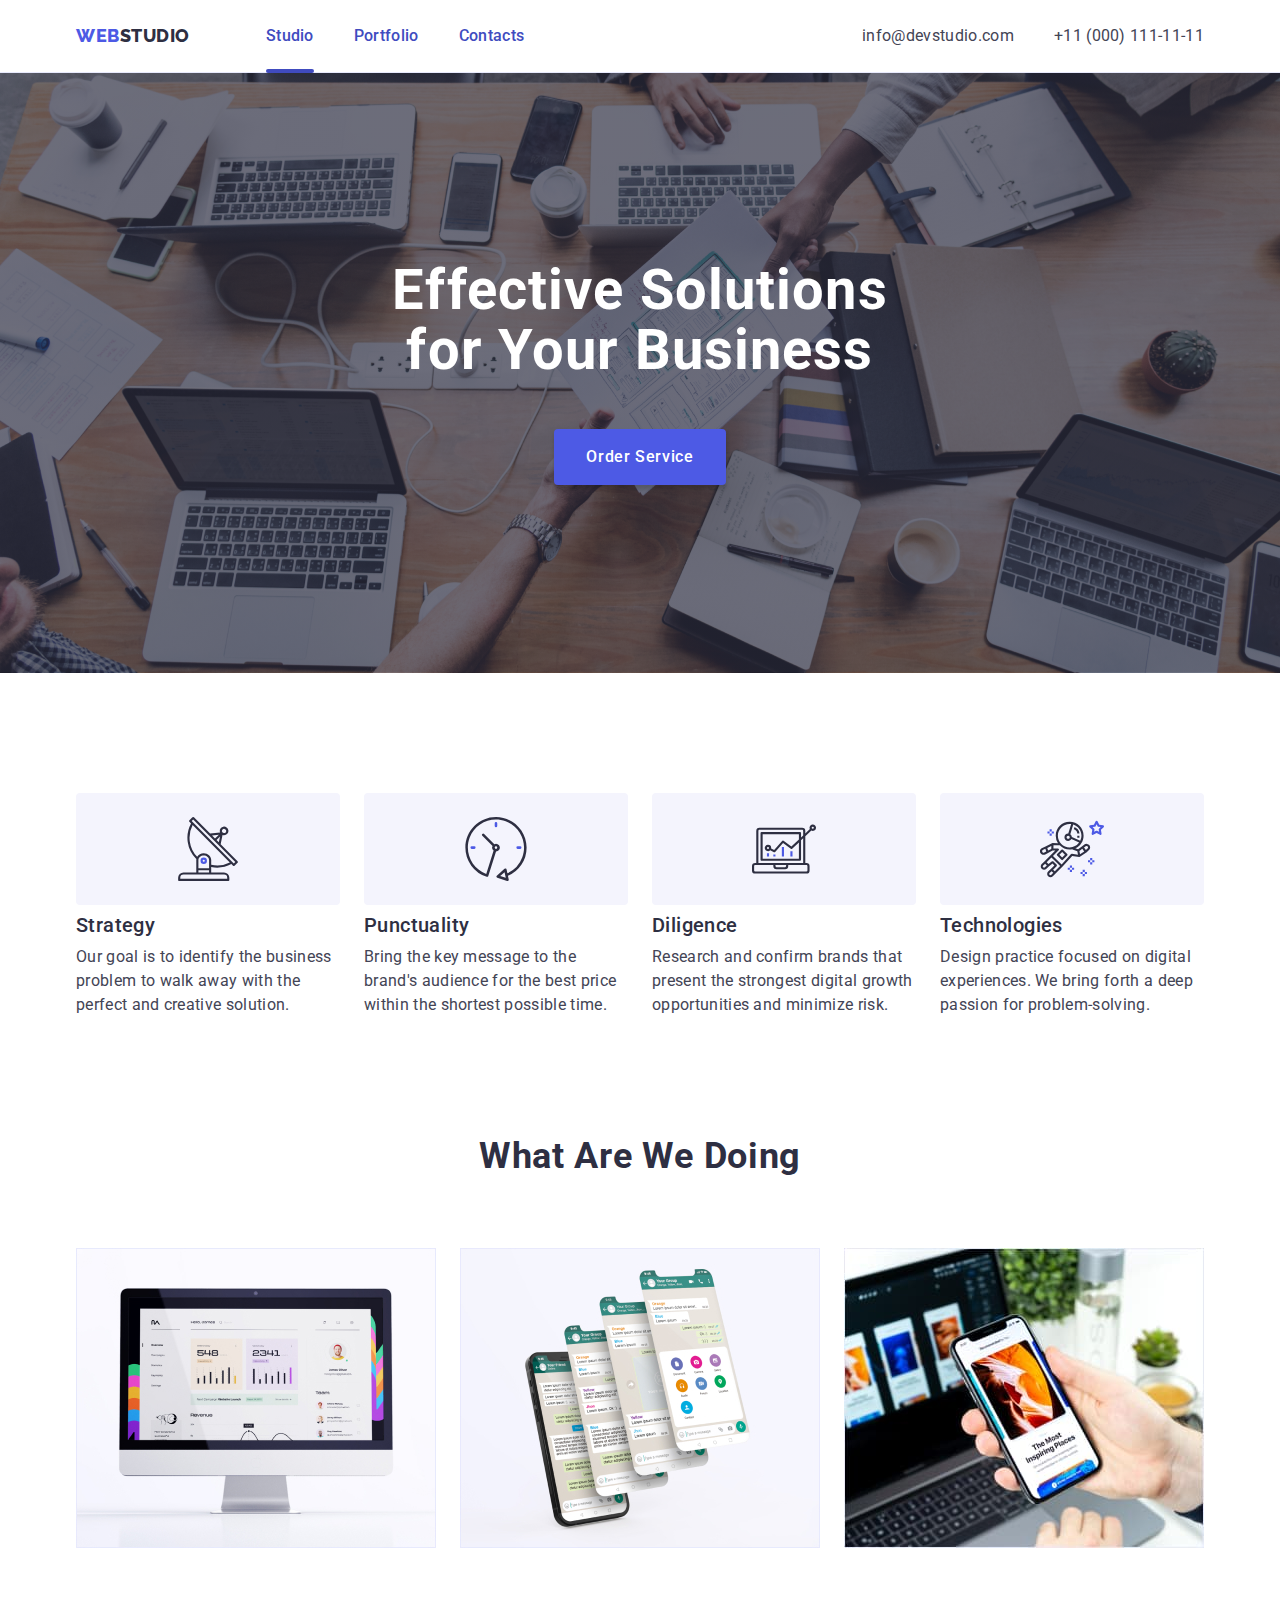
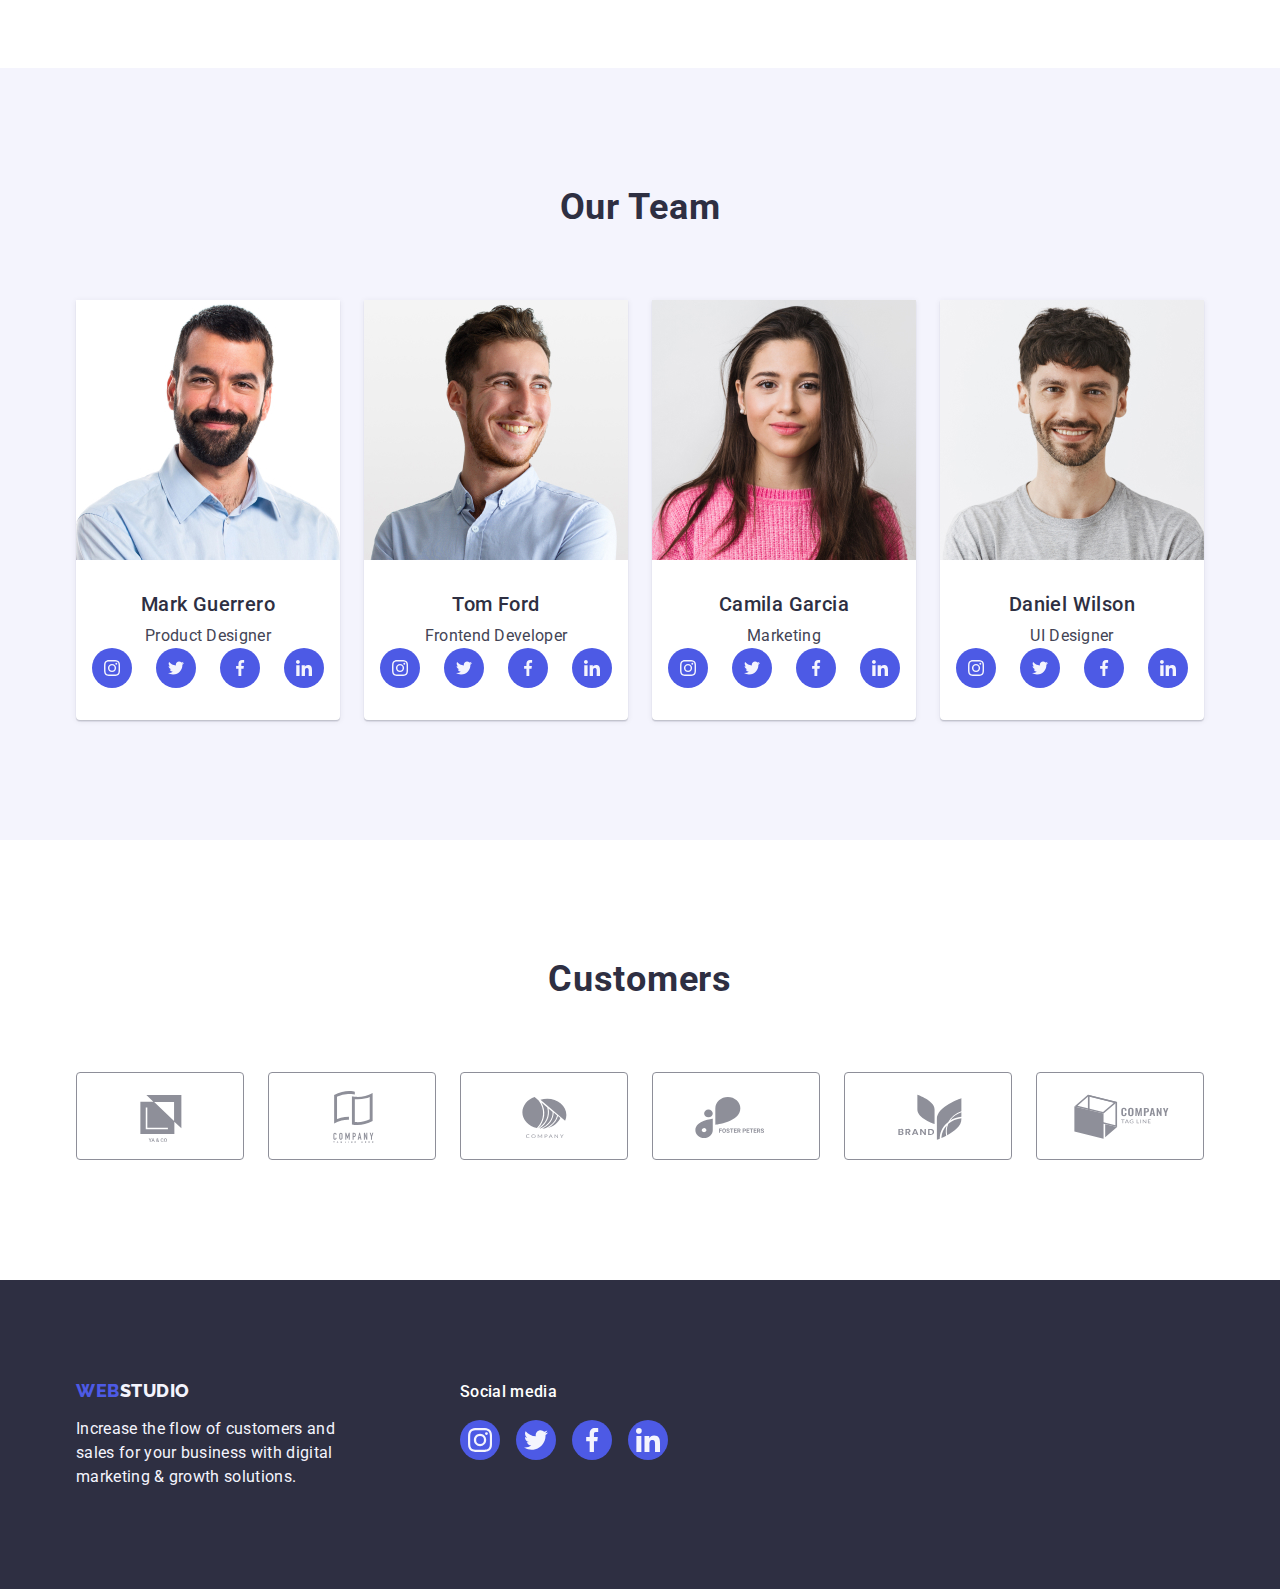
<file: index.html>
<!DOCTYPE html>
<html lang="en">
<head>
    <meta charset="UTF-8">
    <meta http-equiv="X-UA-Compatible" content="IE=edge">
    <meta name="viewport" content="width=device-width, initial-scale=1.0">
    <title>Document</title>
    <link rel="preconnect" href="https://fonts.googleapis.com">
    <link rel="preconnect" href="https://fonts.gstatic.com" crossorigin>
    <link href="https://fonts.googleapis.com/css2?family=Raleway:wght@800&family=Roboto:wght@400;500;700;900&display=swap"
        rel="stylesheet">
   <link rel="stylesheet" href="https://cdnjs.cloudflare.com/ajax/libs/modern-normalize/1.1.0/modern-normalize.min.css"> 
            
    <link rel="stylesheet" href="./css/styles.css">
</head>
    
    
        <body>
            <header class="header">
                <div class=" header-container container">
                   
                    <nav class="menu-nav">
                        <a class="logo link">Web<span class="logo-span">Studio</span></a>
                        <ul class="header-nav-list list">
                            <li>
                                <a class="header-nav-link link active" href="./index.html">Studio</a>
                            </li>
                            <li>
                                <a class="header-nav-link link" href="./portfolio.html">Portfolio</a>
                            </li>
                            <li>
                                <a class="header-nav-link link" href="">Contacts</a>
                            </li>
                        </ul>
                    </nav>
                    <address class="contacts">
                        <ul class="list contacts-list">
                            <li class="link">
                                <a class="header-contacts link" href="mailto:info@devstudio.com">info@devstudio.com</a>
                            </li>
                            <li class="link">
                                <a class="header-contacts link" href="tel:+110001111111">+11 (000) 111-11-11</a>
                            </li>
                        </ul>
                    </address>
                </div>
    
    
    
    
            </header>
            <main>
            
                    <section class="section-dark">
                        <div class="container">
                            <h1 class="hero-title">Effective Solutions
                                for Your Business</h1>
                            <button class="btn" type="button" data-modal-open>Order Service</button>
                        </div>
                       
                    </section>
            
                
                    <section class="section">
                        <div class="container">
                           
                            <h2 class="secondary-title" hidden>Our advantages</h2>
                            <ul class="  list-advantages list">
                                <li class=" item-advantages">
                                <div class="advantages-icon-container">
                                    <svg class="advantages-icon" width="64" height="64">
                                        <use href="./images/icons.svg#antenna"></use>
                                    </svg>
                                </div>
                                    
                                    <h3 class="third-title">Strategy</h3>
                                    <p class="text-style-body"> Our goal is to identify the business
                                        problem to walk away with the perfect and creative solution.</p>
                                </li>
                                <li class="item-advantages">
                                    <div class="advantages-icon-container">
                                        <svg class="advantages-icon" width="64" height="64">
                                          <use href="./images/icons.svg#clock"></use>
                                        </svg>
                                    </div>
                                    
                                    <h3 class="third-title">Punctuality</h3>
                                    <p class="text-style-body">Bring the key message to the brand's audience for the best price
                                        within the
                                        shortest possible time.</p>
                            
                                </li>
                                <li class="item-advantages">
                                    <div class="advantages-icon-container">
                                        <svg class="advantages-icon" width="64" height="64">
                                          <use href="./images/icons.svg#diagram"></use>
                                        </svg>
                                    </div>
                                    
                                    <h3 class="third-title">Diligence</h3>
                                    <p class="text-style-body">Research and confirm brands that present the strongest digital
                                        growth
                                        opportunities and minimize risk.</p>
                                </li>
                                <li class="item-advantages">
                                    <div class="advantages-icon-container">
                                        <svg class="advantages-icon" width="64" height="64">
                                            <use href="./images/icons.svg#astronaut"></use>
                                       </svg>
                                    </div>
                                    
                                    <h3 class="third-title">Technologies</h3>
                                    <p class="text-style-body">Design practice focused on digital experiences. We bring forth a
                                        deep
                                        passion for
                                        problem-solving.</p>
                                </li>
                            </ul>
                        </div>
                
                            
                       
                    </section>
    

    
    
                
                    <section class="doing-section section">
                        <div class="container">
                            <h2 class="secondary-title ">What are we doing</h2>
                            <ul class=" card-set doing-list list">
                                <li class="card-set-item ">
                                    <img class="img" src="./images/img1.jpg" alt="photo " width="360">
                                </li>
                                <li class="card-set-item ">
                                    <img class="img" src="./images/img2.jpg" alt="image smartphone" width="360">
                                </li>
                                <li class="card-set-item ">
                                    <img class="img" src="./images/img3.jpg" alt="image" width="360">
                                </li>
                            </ul>
                        </div>
                    </section>
                
                
                    <section class="team-section section">
                        <div class="container"> 
                            <h2 class="secondary-title">Our Team</h2>
                            <ul class=" team-list card-set list">
                            
                                <li class=" item-team card-set-item">
                            
                                    <img class="" src="./images/img.jpg" alt="portret Mark" width="264">
                                    <div class="card-text">
                                        <h3 class="third-title">Mark Guerrero</h3>
                                        <p class="text-style-body">Product Designer</p>
                                        <ul class="socials list">
                                            <li class="socials-item">
                                                <a class="socials-link link" href="">
                                                    <svg class="socials-icon" width="16" height="16">
                                                        <use href="./images/icons.svg#instagram"></use>
                                                    </svg>
                                                </a>
                                            </li>
                                            <li class="socials-item">
                                                <a class="socials-link link" href="">
                                                    <svg class="socials-icon" width="16" height="16">
                                                        <use href="./images/icons.svg#twitter"></use>
                                                    </svg>
                                                </a>
                                            </li>
                                            <li class="socials-item">
                                                <a class="socials-link link" href="">
                                                    <svg class="socials-icon" width="16" height="16">
                                                        <use href="./images/icons.svg#facebook"></use>
                                                    </svg>
                                                </a>
                                            </li>
                                            <li class="socials-item">
                                                <a class="socials-link link" href="">
                                                    <svg class="socials-icon" width="16" height="16">
                                                        <use href="./images/icons.svg#linkedin"></use>
                                                    </svg>
                                                </a>
                                            </li>
                                        </ul>
                                    </div>
                            
                            
                            
                                </li>
                                <li class="item-team card-set-item ">
                            
                                    <img class="" src="./images/img(1).jpg" alt="portret Tom" width="264">
                                    <div class="card-text">
                                        <h3 class="third-title">Tom Ford</h3>
                                        <p class="text-style-body"> Frontend Developer</p>
                                        <ul class="socials list">
                                            <li class="socials-item">
                                                <a class="socials-link link" href="">
                                                    <svg class="socials-icon" width="16" height="16">
                                                        <use href="./images/icons.svg#instagram"></use>
                                                    </svg>
                                                </a>
                                            </li>
                                            <li class="socials-item">
                                                <a class="socials-link link" href="">
                                                    <svg class="socials-icon" width="16" height="16">
                                                        <use href="./images/icons.svg#twitter"></use>
                                                    </svg>
                                                </a>
                                            </li>
                                            <li class="socials-item list">
                                                <a class="socials-link link" href="">
                                                    <svg class="socials-icon" width="16" height="16">
                                                        <use href="./images/icons.svg#facebook"></use>
                                                    </svg>
                                                </a>
                                            </li>
                                            <li class="socials-item">
                                                <a class="socials-link link" href="">
                                                    <svg class="socials-icon" width="16" height="16">
                                                        <use href="./images/icons.svg#linkedin"></use>
                                                    </svg>
                                                </a>
                                            </li>
                                        </ul>
                                    </div>
                            
                            
                                </li>
                                <li class=" item-team card-set-item">
                            
                                    <img class="" src="./images/img(2).jpg" alt="portret Camila" width="264">
                                    <div class="card-text">
                                        <h3 class="third-title">Camila Garcia</h3>
                                        <p class="text-style-body">Marketing</p>
                                        <ul class="socials list">
                                            <li class="socials-item">
                                                <a class="socials-link link" href="">
                                                    <svg class="socials-icon" width="16" height="16">
                                                        <use href="./images/icons.svg#instagram"></use>
                                                    </svg>
                                                </a>
                                            </li>
                                            <li class="socials-item">
                                                <a class="socials-link link" href="">
                                                    <svg class="socials-icon" width="16" height="16">
                                                        <use href="./images/icons.svg#twitter"></use>
                                                    </svg>
                                                </a>
                                            </li>
                                            <li class="socials-item list">
                                                <a class="socials-link link" href="">
                                                    <svg class="socials-icon" width="16" height="16">
                                                        <use href="./images/icons.svg#facebook"></use>
                                                    </svg>
                                                </a>
                                            </li>
                                            <li class="socials-item">
                                                <a class="socials-link link" href="">
                                                    <svg class="socials-icon" width="16" height="16">
                                                        <use href="./images/icons.svg#linkedin"></use>
                                                    </svg>
                                                </a>
                                            </li>
                                        </ul>
                                    </div>
                            
                            
                                </li>
                                <li class="  item-team card-set-item">
                            
                                    <img class="" src="./images/img(3).jpg" alt="portret Daniel" width="264">
                                    <div class="card-text">
                                        <h3 class="third-title">Daniel Wilson</h3>
                                        <p class="text-style-body">UI Designer</p>
                                        <ul class="socials list">
                                            <li class="socials-item">
                                                <a class="socials-link link" href="">
                                                    <svg class="socials-icon" width="16" height="16">
                                                        <use href="./images/icons.svg#instagram"></use>
                                                    </svg>
                                                </a>
                                            </li>
                                            <li class="socials-item">
                                                <a class="socials-link link" href="">
                                                    <svg class="socials-icon" width="16" height="16">
                                                        <use href="./images/icons.svg#twitter"></use>
                                                    </svg>
                                                </a>
                                            </li>
                                            <li class="socials-item list">
                                                <a class="socials-link link" href="">
                                                    <svg class="socials-icon" width="16" height="16">
                                                        <use href="./images/icons.svg#facebook"></use>
                                                    </svg>
                                                </a>
                                            </li>
                                            <li class="socials-item">
                                                <a class="socials-link link" href="">
                                                    <svg class="socials-icon" width="16" height="16">
                                                        <use href="./images/icons.svg#linkedin"></use>
                                                    </svg>
                                                </a>
                                            </li>
                                        </ul>
                                    </div>
                            
                            
                                </li>
                            </ul>
                        </div>
                        
                    </section>
                    <section class="customers-section section">
                        <div class="container">
                                <h2 class="secondary-title">Customers</h2>
                            
                                <ul class="customers-list card-set list">
                                    <li class="customers-item card-set-item">
                                        <a class="customers-link" href="">
                                            <svg class="customers-icons" width="104" height="56">
                                                <use href="./images/icons.svg#Logo"></use>
                                            </svg>
                                        </a>
                                    </li>
                                    <li class="customers-item card-set-item">
                                        <a class="customers-link" href="">
                                            <svg class="customers-icons" width="104" height="56">
                                                <use href="./images/icons.svg#Logo1"></use>
                                           </svg>
                                       </a>
                                    </li>
                                    <li class="customers-item card-set-item">
                                        <a class="customers-link" href="">
                                            <svg class="customers-icons" width="104" height="56">
                                                <use href="./images/icons.svg#Logo2"></use>
                                            </svg>
                                        </a>
                                    </li>
                                    <li class="customers-item card-set-item">
                                        <a class="customers-link" href="">
                                          <svg class="customers-icons" width="104" height="56">
                                              <use href="./images/icons.svg#Logo3"></use>
                                          </svg>
                                        </a>
                                   </li>
                                    <li class="customers-item card-set-item">
                                        <a class="customers-link" href="">
                                          <svg class="customers-icons" width="104" height="56">
                                            <use href="./images/icons.svg#Logo4"></use>
                                          </svg>
                                        </a>
                                    </li>
                                    <li class="customers-item card-set-item">
                                        <a class="customers-link" href="">
                                          <svg class="customers-icons" width="104" height="56">
                                              <use href="./images/icons.svg#Logo5"></use>
                                          </svg>
                                        </a>
                                    </li>
                                </ul>
                        
                        </div>
                                
                    </section>
                
           </main>
                
            <footer class="section-footer">
                 <div class="footer-container container">
                    <div class="footer-primary">
                        <a class=" logo-footer logo link">Web<span class="logo-span-light">Studio</span></a>
                        <p class="light-text-body">Increase the flow of customers and sales for your business with digital marketing
                         &
                         growth solutions.
                        </p>
                    </div>
                    <div>
                        <p class="footer-light-text">Social media</p>
                       <ul class="socials-footer socials list">
                         <li class="socials-item">
                                                <a class="footer-socials-link socials-link link" href="">
                                                    <svg class="socials-icon" width="24" height="24">
                                                        <use href="./images/icons.svg#instagram"></use>
                                                    </svg>
                                                </a>
                                            </li>
                                            <li class="socials-item">
                                                <a class="footer-socials-link socials-link link" href="">
                                                    <svg class="socials-icon" width="24" height="24">
                                                        <use href="./images/icons.svg#twitter"></use>
                                                    </svg>
                                                </a>
                                            </li>
                                            <li class="socials-item">
                                                <a class="footer-socials-link socials-link link" href="">
                                                    <svg class="socials-icon" width="24" height="24">
                                                        <use href="./images/icons.svg#facebook"></use>
                                                    </svg>
                                                </a>
                                            </li>
                                            <li class="socials-item">
                                                <a class="footer-socials-link socials-link link" href="">
                                                    <svg class="socials-icon" width="24" height="24">
                                                        <use href="./images/icons.svg#linkedin"></use>
                                                    </svg>
                                                </a>
                                            </li>
                                        </ul>                                     
                    </div>
                    
                </div>
                
            
            
            </footer>
                       
            <!--Modal window-->        
            <div class="backdrop is-hidden" data-modal>
                <div class="modal">
                    <button class="modal-close-btn" type="button" data-modal-close>
                        <svg class="modal-close-icon" width="8" height="8">
                          <use href="./images/icons.svg#close-icon"></use>
                        </svg>
                    </button>
                </div>
            </div>        
            
            
           <script src="./js/modal.js"></script>
        </body>
    
    
    
</html>
</file>
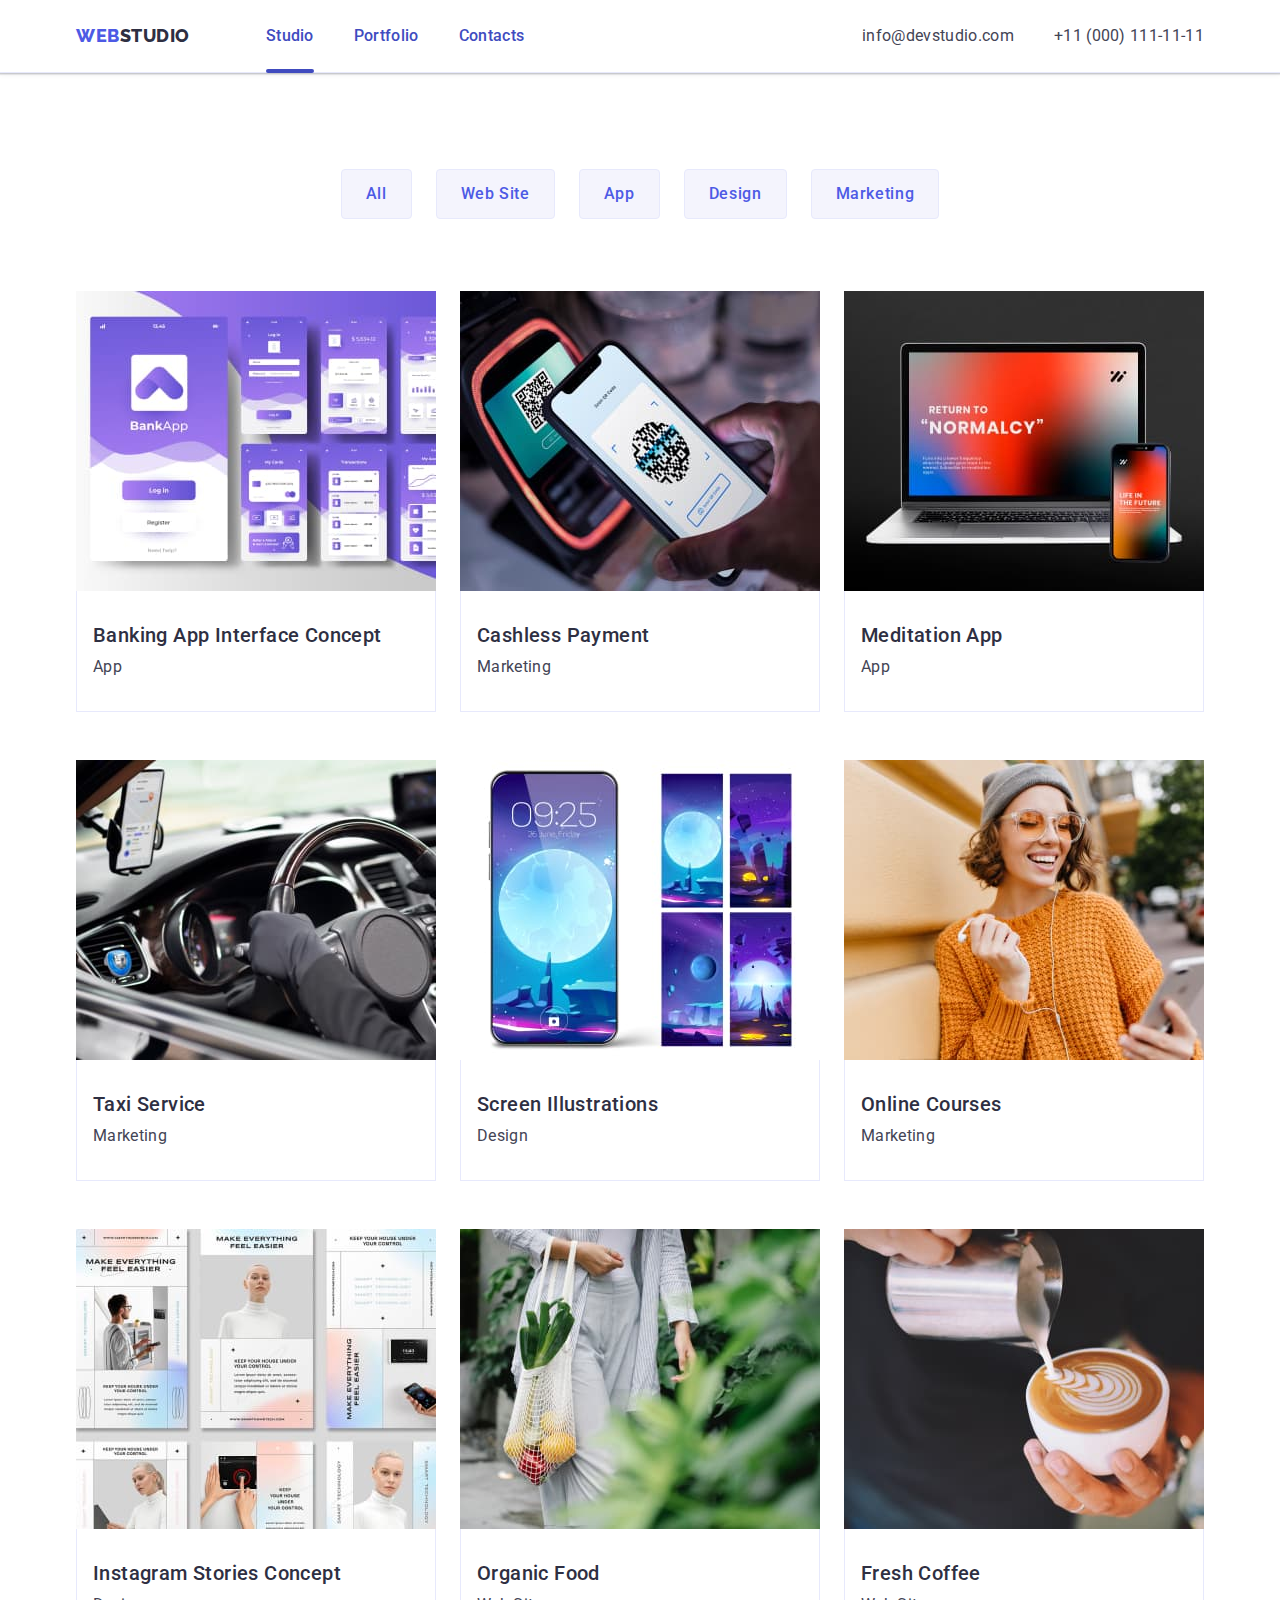
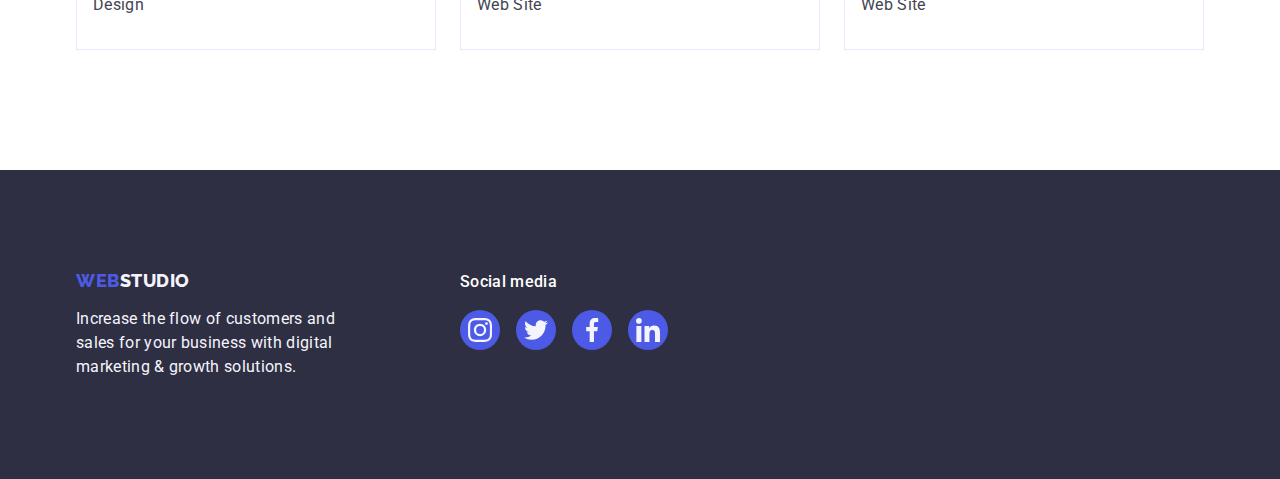
<file: portfolio.html>
<!DOCTYPE html>
<html lang="en">
<head>
    <meta charset="UTF-8">
    <meta http-equiv="X-UA-Compatible" content="IE=edge">
    <meta name="viewport" content="width=device-width, initial-scale=1.0">
    <title>Document</title>
    <link rel="preconnect" href="https://fonts.googleapis.com">
    <link rel="preconnect" href="https://fonts.gstatic.com" crossorigin>
    <link href="https://fonts.googleapis.com/css2?family=Raleway:wght@800&family=Roboto:wght@400;500;700;900&display=swap"
        rel="stylesheet">
    <link rel="stylesheet" href="https://cdnjs.cloudflare.com/ajax/libs/modern-normalize/1.1.0/modern-normalize.min.css">
    <link rel="stylesheet" href="./css/styles.css">
</head>

        <body>
        <header class="header">
            <div class=" header-container container">
        
                <nav class="menu-nav">
                    <a class="logo link">Web<span class="logo-span">Studio</span></a>
                    <ul class="header-nav-list list">
                        <li>
                            <a class="header-nav-link link active" href="./index.html">Studio</a>
                        </li>
                        <li>
                            <a class="header-nav-link link" href="./portfolio.html">Portfolio</a>
                        </li>
                        <li>
                            <a class="header-nav-link link" href="">Contacts</a>
                        </li>
                    </ul>
                </nav>
                <address class="contacts">
                    <ul class="list contacts-list">
                        <li class="link">
                            <a class="header-contacts link" href="mailto:info@devstudio.com">info@devstudio.com</a>
                        </li>
                        <li class="link">
                            <a class="header-contacts link" href="tel:+110001111111">+11 (000) 111-11-11</a>
                        </li>
                    </ul>
                </address>
            </div>
        
        
        
        
        </header>
            <main>
                <section class="section-portfolio">
                    <div class=" container">
                    
                        <h1 hidden>Portfolio</h1>
                        <ul class="list-buttons list">
                            <li class=""><button class="btn-dark" type="button">All</button></li>
                            <li class=""><button class="btn-dark" type="button">Web Site</button></li>
                            <li class=""><button class="btn-dark" type="button">App</button></li>
                            <li class=""><button class="btn-dark" type="button">Design</button></li>
                            <li class=""><button class="btn-dark" type="button">Marketing</button></li>
                        </ul>
                    
                     <ul class=" card-set card-list list">
                            <li class=" item-portfolio card-set-item ">
                                <a class="portfolio-link link" href="">
                                    <div class="team-thumb">
                                          <img src="./images/portfolio/img-3.jpg" alt="Banking App Interface Concept" width="360" height="300">
                                        
                                            <p class="overlay-text">
                                            14 Stylish and User-Friendly App Design Concepts · Task Manager App · Calorie Tracker App · Exotic Fruit Ecommerce App · Cloud Storage App
                                            </p>
                                        
                                    </div>
                                    
                                    <div class="text-card-portfolio">
                                        <h2 class="third-title">Banking App Interface Concept</h2>
                                       <p class="text-style-body ">App</p>
                                    </div>
                
                                </a>
                            </li>
                            <li class=" item-portfolio card-set-item ">
                                <a class="portfolio-link link" href="">

                                    <div class="team-thumb">
                                          <img src="./images/portfolio/img1-3.jpg" alt="Cashless painment" width="360" height="300">
                                        
                                            <p class="overlay-text">
                                            14 Stylish and User-Friendly App Design Concepts · Task Manager App · Calorie Tracker App · Exotic Fruit Ecommerce App · Cloud Storage App
                                            </p>
                                        
                                    </div>
                                    
                                    <div class="text-card-portfolio">
                                        <h2 class="third-title">Cashless Payment</h2>
                                        <p class="text-style-body">Marketing</p>
                                    </div>
                
                                </a>
                            </li>
                            <li class=" item-portfolio card-set-item ">
                                <a class="portfolio-link link" href="">
                                   <div class="team-thumb">
                                          <img src="./images/portfolio/img2-3.jpg" alt="Meditation App" width="360" height="300">
                                        
                                            <p class="overlay-text">
                                            14 Stylish and User-Friendly App Design Concepts · Task Manager App · Calorie Tracker App · Exotic Fruit Ecommerce App · Cloud Storage App
                                            </p>
                                        
                                    </div>
                                    
                                    <div class="text-card-portfolio">
                                        <h2 class="third-title">Meditation App</h2>
                                        <p class="text-style-body">App</p>
                                    </div>
                
                                </a>
                            </li>
                            <li class=" item-portfolio card-set-item ">
                                <a class="portfolio-link link" href="">
                                    <div class="team-thumb">
                                          <img src="./images/portfolio/img3-3.jpg" alt="Taxi Service" width="360" height="300">
                                        
                                            <p class="overlay-text">
                                            14 Stylish and User-Friendly App Design Concepts · Task Manager App · Calorie Tracker App · Exotic Fruit Ecommerce App · Cloud Storage App
                                            </p>
                                        
                                    </div>
                                    
                                    <div class="text-card-portfolio">
                                        <h2 class="third-title">Taxi Service</h2>
                                        <p class="text-style-body">Marketing</p>
                                    </div>
                
                                </a>
                            </li>
                            <li class=" item-portfolio card-set-item ">
                                <a class="portfolio-link link" href="">
                                    <div class="team-thumb">
                                          <img src="./images/portfolio/img4-3.jpg" alt="Screen Illustration" width="360" height="300">
                                        
                                            <p class="overlay-text">
                                            14 Stylish and User-Friendly App Design Concepts · Task Manager App · Calorie Tracker App · Exotic Fruit Ecommerce App · Cloud Storage App
                                            </p>
                                        
                                    </div>
                                    
                                    <div class="text-card-portfolio">
                                        <h2 class="third-title">Screen Illustrations</h2>
                                        <p class="text-style-body">Design</p>
                                    </div>
                
                                </a>
                            </li>
                            <li class=" item-portfolio card-set-item ">
                                <a class="portfolio-link link" href="">
                                    <div class="team-thumb">
                                          <img src="./images/portfolio/img5-3.jpg" alt="Online Courses" width="360" height="300">
                                        
                                            <p class="overlay-text">
                                            14 Stylish and User-Friendly App Design Concepts · Task Manager App · Calorie Tracker App · Exotic Fruit Ecommerce App · Cloud Storage App
                                            </p>
                                        
                                    </div>
                                    
                                    <div class="text-card-portfolio">
                                        <h2 class="third-title">Online Courses</h2>
                                        <p class="text-style-body">Marketing</p>
                                    </div>
                
                                </a>
                            </li>
                            <li class="item-portfolio card-set-item ">
                                <a class="portfolio-link link" href="">
                                    <div class="team-thumb">
                                          <img src="./images/portfolio/img6-3.jpg" alt="Instagram Stories Concept" width="360" height="300">
                                        
                                            <p class="overlay-text">
                                            14 Stylish and User-Friendly App Design Concepts · Task Manager App · Calorie Tracker App · Exotic Fruit Ecommerce App · Cloud Storage App
                                            </p>
                                        
                                    </div>
                                    
                                    <div class="text-card-portfolio">
                                        <h2 class="third-title">Instagram Stories Concept</h2>
                                        <p class="text-style-body">Design</p>
                                    </div>
                
                                </a>
                            </li>
                            <li class=" item-portfolio card-set-item ">
                                <a class="portfolio-link link" href="">
                                    <div class="team-thumb">
                                          <img src="./images/portfolio/img7-3.jpg" alt="Organic Food" width="360" height="300">
                                        
                                            <p class="overlay-text">
                                            14 Stylish and User-Friendly App Design Concepts · Task Manager App · Calorie Tracker App · Exotic Fruit Ecommerce App · Cloud Storage App
                                            </p>
                                        
                                    </div>
                                    
                                    <div class="text-card-portfolio">
                                        <h2 class="third-title">Organic Food</h2>
                                        <p class="text-style-body">Web Site</p>
                                    </div>
                
                                </a>
                            </li>
                            <li class="item-portfolio card-set-item ">
                                <a class="portfolio-link link" href="">
                                    <div class="team-thumb">
                                          <img src="./images/portfolio/img8-3.jpg" alt="Fresh Coffee" width="360" height="300">
                                        
                                            <p class="overlay-text">
                                            14 Stylish and User-Friendly App Design Concepts · Task Manager App · Calorie Tracker App · Exotic Fruit Ecommerce App · Cloud Storage App
                                            </p>
                                        
                                    </div>
                                    
                                    <div class="text-card-portfolio">
                                        <h2 class="third-title">Fresh Coffee</h2>
                                        <p class="text-style-body">Web Site</p>
                                    </div>
                
                                </a>
                            </li>
                        </ul>
                    
                    </div>
               </section>

                
                
            </main>
            
                <footer class="section-footer">
                <div class="footer-container container">
                        <div class="footer-primary">
                            <a class=" logo-footer logo link">Web<span class="logo-span-light">Studio</span></a>
                            <p class="light-text-body">Increase the flow of customers and sales for your business with digital marketing
                               &
                                growth solutions.
                            </p>
                        </div>
                        <div> 
                            <p class="footer-light-text">Social media</p>
                            <ul class=" socials-footer socials list">
                                  <li class="socials-item">
                                        <a class="footer-socials-link socials-link link" href="">
                                            <svg class="socials-icon" width="24" height="24">
                                                <use href="./images/icons.svg#instagram"></use>
                                            </svg>
                                        </a>
                                    </li>
                                    <li class="socials-item">
                                        <a class="footer-socials-link socials-link link" href="">
                                            <svg class="socials-icon" width="24" height="24">
                                                <use href="./images/icons.svg#twitter"></use>
                                            </svg>
                                        </a>
                                    </li>
                                    <li class="socials-item">
                                        <a class="footer-socials-link socials-link link" href="">
                                            <svg class="socials-icon" width="24" height="24">
                                                <use href="./images/icons.svg#facebook"></use>
                                            </svg>
                                        </a>
                                    </li>
                                    <li class="socials-item">
                                        <a class="footer-socials-link socials-link link" href="">
                                            <svg class="socials-icon" width="24" height="24">
                                                <use href="./images/icons.svg#linkedin"></use>
                                            </svg>
                                        </a>
                                    </li>
                                </ul>  
                        </div>
                </div>
                        
                          
                    
                                                           
                    
                    
                
                
                
                </footer>
            
        
        
        </body>


</html>
</file>
<file: css/styles.css>
:root {
  /**
    |============================
    | colors
    |============================
  */
   --primary-accent-color: #4d5ae5;
    --secondary-accent-color: #404bbf;
    --title-color: #2e2f42;
    --accent-green: #31d0aa;
    --main-text-color: #434455;
    --third-text-color: #8e8f99;
    --border-buttoms: #e7e9fc;
    --light-text-color: #f4f4fd;
    --hero-background: #2e2f42;
    --primary-white-color:#ffffff;
    --color-dairy: #fcfcfc;

    /**
      |============================
      | fonts
      |============================
    */
    --primary-font: Roboto, sans-serif;
    --secondary-font: Raleway, sans-serif;

    /**
      |============================
      | other
      |============================
    */
    --indent: 24px;
    --items: 3;

}
*,
*::before,
*::after {
  box-sizing: border-box;
}

body {
  background-color: var(--primary-white-color)  ;
  color:var(--main-text-color);
  font-family: var(--primary-font);
  line-height: 1.5;
  letter-spacing: 0.02em;
}


.link {
  
  text-decoration: none;
  text-transform: none;
}

.btn {
   display:block;
   min-width: 169px;
   height: 56px;
   padding: 16px 32px;
   border: none;
   border-radius: 4px;
   margin-left: auto;
   margin-right: auto;   
    
    font-weight: 500;
    font-size: 16px;
    align-items: center;
    letter-spacing: 0.04em;
    color: var(--primary-white-color);
    background-color: var(--primary-accent-color);
    cursor: pointer;
    font-family: inherit;
    line-height: 1.5;
    box-shadow: 0px 4px 4px rgba(0, 0, 0, 0.15);

    transition: background-color 250ms cubic-bezier(0.4, 0, 0.2, 1);
}

.btn:hover,
.btn:focus,
.btn:active {
  color: var(--primary-white-color);
  background-color: var(--secondary-accent-color); 
  
}
 
.btn-dark {
  
border: 1px solid var(--border-buttoms);
  border-radius: 4px;
  padding: 12px 24px;
  
    font-weight: 500;
    font-size: 16px;
    text-align: center;
    letter-spacing: 0.04em;
    color: var(--primary-accent-color);
    background-color: var(--light-text-color);
    cursor: pointer;
    font-family: inherit;
    line-height: 1.5;
    
     transition: color 250ms cubic-bezier(0.4, 0, 0.2, 1), background-color 250ms cubic-bezier(0.4, 0, 0.2, 1), border-color 250ms cubic-bezier(0.4, 0, 0.2, 1), box-shadow 250ms cubic-bezier(0.4, 0, 0.2, 1); 
}

.btn-dark:hover,
.btn-dark:focus {
  background: var(--secondary-accent-color);
  color: var(--primary-white-color);
  border: 1px solid transparent;
  box-shadow: 0px 3px 1px rgba(0, 0, 0, 0.1), 0px 2px 1px rgba(0, 0, 0, 0.08), 0px 2px 2px rgba(0, 0, 0, 0.12);
}

img {
  display: block;
  max-width: 100%;
  height: auto;
  
}
#hidden {
  position: absolute;
  width: 1px;
  height: 1px;
  margin: -1px;
  border: 0;
  padding: 0;

  white-space: nowrap;
  clip-path: inset(100%);
  clip: rect(0 0 0 0);
  overflow: hidden;
}
.list {
  margin: 0;
  padding: 0;
  list-style: none;
  text-decoration: none;

}

.section {
 
  padding-top: 120px;
  padding-bottom: 120px;
  background-color: var(--primary-white-color);
}
.container {
  max-width: 1158px;
  padding: 0 15px;
  margin: 0 auto;

}

h1,
h2,
h3,
h4,
h5,
h6,
p,
ul,
ol {
  margin: 0;
  
}
/**
  |============================
  | card set
  |============================
*/
.card-set {
display: flex;
flex-wrap: wrap;
gap: var(--indent);
}
.card-set-item {
flex-basis: calc ((100%-var(--indent)* (var(--items)-1))/ var(--items));

}

/**
  |============================
  | HEADER
  |============================
*/
.header {
  
 border-bottom: 1px solid var(--border-buttoms);
 box-shadow: 0px 2px 1px rgba(46, 47, 66, 0.08), 0px 1px 1px rgba(46, 47, 66, 0.16), 0px 1px 6px rgba(46, 47, 66, 0.08);
}

.header-container {
  display: flex;
  align-items: center;
}

.logo {
    margin-right: 76px;
    
    font-family: var(--secondary-font);
    font-weight: 800;
    font-size: 18px;
    line-height: 1.17;
    letter-spacing: 0.03em;
    text-transform: uppercase;
    color: var(--primary-accent-color);
}

.logo-span {
  color: var(--title-color);
}
.logo-span-light {
  color: var(--light-text-color)
}

.header-nav-link {
  position: relative;

    display: block;
    padding: 24px 0;

    font-weight: 500;
    font-size: 16px;
    line-height: 1.5;
    letter-spacing: 0.02em;
    color: #404bbf;;
     
    transition: color 250ms cubic-bezier(0.4, 0, 0.2, 1);
}

.header-nav-link:hover ,
.header-nav-link:focus {
  color: var(--secondary-accent-color);
}
.header-nav-link::after {
  content: "";
  position:absolute;
  bottom: -1px; 
  left:0;

  display: block;
  width: 100%;
  height: 4px;

  border-radius:2px;
   
}
.header-nav-link.active::after {
    background-color: #404bbf;
    
}
.header-nav-link.active {
  color: var(--secondary-accent-color);
}

.menu-nav {
  display: flex;
  margin-right: auto;
  align-items: center;
  
}
.header-nav-list {
  display:flex;
  gap: 40px;
}

.contacts-list {
  display:flex;
  gap: 40px;
}
.contacts  {
  font-style:normal;
}

.header-contacts {
 
  display: block;
    padding: 24px 0;

  font-size: 16px;
  line-height: 1.5;
  letter-spacing: 0.02em;
  text-decoration: none;
  text-transform: none;
  color: var(--main-text-color);

  transition: color 250ms cubic-bezier(0.4, 0, 0.2, 1);
}
.header-contacts:hover,
.header-contacts:focus {
  color: var(--secondary-accent-color);
}

/**
  |============================
  | HERO
  |============================
*/

.hero-title {
  max-width: 496px;
  margin-right: auto;
  margin-left: auto;
  margin-bottom: 48px;
 
  
  color: var(--primary-white-color);
  font-weight: 700;
  font-size: 56px;
  line-height: 1.07;
  text-align: center;
  letter-spacing: 0.02em;
  
}
.section-dark {
  background-color: var(--hero-background);
  background-image: linear-gradient(rgba(46, 47, 66, 0.7), rgba(46, 47, 66, 0.7)), url(../images/hero/heroimage.jpg);
  background-repeat: no-repeat;
  background-position: center;
  background-size: cover;
  
  max-width: 1440px;
  padding-top: 188px;
  padding-bottom: 188px;
  margin-left: auto;
  margin-right: auto;
}



/**
  |============================
  | ADVANTAGES
  |============================
*/


.list-advantages {
  display: flex;
   gap: 24px;  
}
.item-advantages {
 width: calc((100% - 72px) / 4);  
}


.third-title {
  margin-bottom: 8px;
  
  font-size: 20px;
  font-weight: 500;
  line-height: 1.2;
  letter-spacing: 0.02em;
  color: var(--title-color);
}

.text-style-body {
 min-width: 264px;
  
  font-size: 16px;
  line-height: 1.5;
  letter-spacing: 0.02em;
  color: var(--main-text-color);
}
.advantages-icon-container {
  display: flex;
  justify-content: center;
  align-items: center;
  margin-bottom: 8px;
  width: 264px;
  height: 112px;
  background: var(--light-text-color);
  border-radius: 4px;  
}

/**
  |============================
  | DOING
  |============================
*/
.doing-section {
  padding-top: 0;
}

.container-doing {
  
}
.doing-list {

}

.secondary-title {
  font-size: 36px;
  line-height: 1.1;
  letter-spacing: 0.02em;
  
  color: var(--title-color);
  margin-right: auto;
  margin-bottom: 72px;
  margin-left: auto;
  text-align: center;
  text-transform: capitalize;
}



/**
  |============================
  | OUR TEAM
16px  |============================
*/
.team-section {
  background-color: var(--light-text-color);
}
.team-thumb {
  position: relative;
  overflow: hidden;
}
.item-portfolio:hover .overlay-text {
  transform:translateY(0%);
}
.portfolio-link:focus .overlay-text {
   transform:translateY(0%);
}


.overlay-text {
  color: var(--light-text-color);
  position: absolute;
  top:0;
  left:0;
  transform: translateY(100%);

  width: 100%;
  height: 100%;
  padding: 40px 32px;
  background-color: var(--primary-accent-color);

  transition: transform 250ms cubic-bezier(0.4, 0, 0.2, 1);
}

.card-text {
padding: 32px 0;
text-align: center;
}
.team-list {
--items:4;
justify-content: center;

}
.item-team {
 
  border-radius: 0px 0px 4px 4px;
  background-color: var(--primary-white-color);
  width: 264px;
  box-shadow: 0px 1px 6px rgba(46, 47, 66, 0.08), 0px 1px 1px rgba(46, 47, 66, 0.16), 0px 2px 1px rgba(46, 47, 66, 0.08);
}
/**
  |============================
  | socials icons
  |============================
*/
.socials {
  display: flex;
  justify-content: center;
  align-items: center;
  gap:24px;
}
.socials-item {
  width: 40px;
  height: 40px;
}

.socials-link {
  display: flex;
  align-items: center;
  justify-content: center;
  
  width: 40px;
  height: 40px;

  border-radius: 50%;
  background-color: var(--primary-accent-color);

  transition: background-color 250ms cubic-bezier(0.4, 0, 0.2, 1);
}
.socials-link:hover,
.socials-link:focus {
  background-color: var(--secondary-accent-color);
}
.socials-icon {
  fill: var(--light-text-color);
}


/**
  |============================
  | customers
  |============================
*/
.customers-section {
  
  padding-right: auto;
  padding-left: auto;
}

.customers-list {
  --items:6;
  display: flex;
  gap:24px;
}

.customers-icons {
 fill:currentColor; 
}
.customers-link {
  width: 100%;
  height: 100%;

  display: flex;
  justify-content: center;
  align-items: center;
  
  border: 1px solid  var(--third-text-color);
  border-radius: 4px;
  color: var(--third-text-color);

  transition: border-color 250ms cubic-bezier(0.4, 0, 0.2, 1), color 250ms cubic-bezier(0.4, 0, 0.2, 1); ;
}
.customers-link:hover,
.customers-link:focus {
  color: var(--secondary-accent-color);
  border-color: var(--secondary-accent-color);
}

.customers-link:hover .customers-icons,
.customers-link:focus .customers-icons {
fill: var(--secondary-accent-color);
}
.customers-item {
  height: 88px;
  width: 168px;
}

/**
  |============================
  | POTFOLIO
  |============================
*/
.section-portfolio {
  padding: 96px 0 120px;
}

.buttons-portfolio {
  display:flex;
  justify-content: center;
  padding-top: 96px;
  padding-right: auto;
  padding-bottom: 72px;
  padding-left: auto;
}
.list-buttons {
  display: flex;
  justify-content: center;
  gap: 24px;
  margin-bottom: 72px;

   

}
.portfolio-link  {
  display: block;

  transition: box-shadow 250ms cubic-bezier(0.4, 0, 0.2, 1);
}
.portfolio-link:hover, 
.portfolio-link:focus {
   box-shadow: 0px 1px 6px rgba(46, 47, 66, 0.08), 0px 1px 1px rgba(46, 47, 66, 0.16), 0px 2px 1px rgba(46, 47, 66, 0.08);
}

.portfolio-card {
  display:flex;

}
.text-card-portfolio {
 padding: 32px 16px;
  border-top: none;
  border-right: 1px solid var(--border-buttoms);
  border-bottom: 1px solid var(--border-buttoms);
border-left:1px solid var(--border-buttoms); ;
}

.card-list {
display: flex;
flex-wrap: wrap;
row-gap: 48px
}
/**
  |============================
  | FOOTER
  |============================
*/
.section-footer {
  width: 100%;
  background-color: var(--hero-background);
  padding: 100px 0;
}

.footer-container {
  display: flex;
  align-items: baseline;
  
}
.footer-primary {
  margin-right: 120px;
}
.logo-footer {
  display: inline-block;
  margin-bottom: 16px;
}

.light-text-body {
 
  width: 264px;
  height: 72px;
  
  text-decoration: none;
  text-transform: none;
  color: var(--light-text-color);

}
.footer-light-text {
  
font-weight: 500;
font-size: 16px;
line-height: 1.5;
letter-spacing: 0.02em;
color: var(--primary-white-color);
margin-bottom: 16px;
}
.socials-footer {
  gap:16px;

  transition: background-color 250ms cubic-bezier(0.4, 0, 0.2, 1);

}
.footer-socials-link:hover,
.footer-socials-link:focus {
  background-color: var(--accent-green);
}

/**
  |============================
  | Modal window
  |============================
*/
.backdrop {
  position:fixed;
  top:0;
  left:0;

  width: 100%;
  height: 100%;

  background-color: rgba(46, 47, 66, 0.4);
   
  transition: opacity 250ms cubic-bezier(0.4, 0, 0.2, 1), visibility 250ms cubic-bezier(0.4, 0, 0.2, 1); 
  
}
.is-hidden {
  visibility: hidden;
  opacity: 0;
  pointer-events: none;
}

.modal {
  position:absolute;
  top: 50%;
  left: 50%;
  transform: translate(-50%, -50%) scale(1); 
  
  width: 408px;
  min-height: 576px;
  
  background-color: var(--color-dairy);
  box-shadow: 0px 1px 1px rgba(0, 0, 0, 0.14), 0px 1px 3px rgba(0, 0, 0, 0.12), 0px 2px 1px rgba(0, 0, 0, 0.2);
  border-radius: 4px;

  transition: transform 250ms cubic-bezier(0.4, 0, 0.2, 1);

}
.modal-close-btn {
   display: flex;
   align-items: center;
   justify-content: center;
  
   position:absolute;
   top: 24px;
   right: 24px;
  
  width: 24px;
  height: 24px;
  padding:0;
 
  background-color: var(--border-buttoms);
  border: 1px solid rgba(0, 0, 0, 0.1);
  border-radius: 50%;
  cursor: pointer;
  transition: background-color 250ms cubic-bezier(0.4, 0, 0.2, 1), border 250ms cubic-bezier(0.4, 0, 0.2, 1); 
}

.modal-close-icon {
fill: var(--hero-background);
transition: fill 250ms cubic-bezier(0.4, 0, 0.2, 1);
}

.modal-close-btn:hover, 
.modal-close-btn:focus, 
.modal-close-btn:active  {
  border: none;
  background-color: var(--secondary-accent-color);
  
}
.modal-close-btn:hover .modal-close-icon,
.modal-close-btn:focus .modal-close-icon {
  fill:#ffffff;
}
</file>
